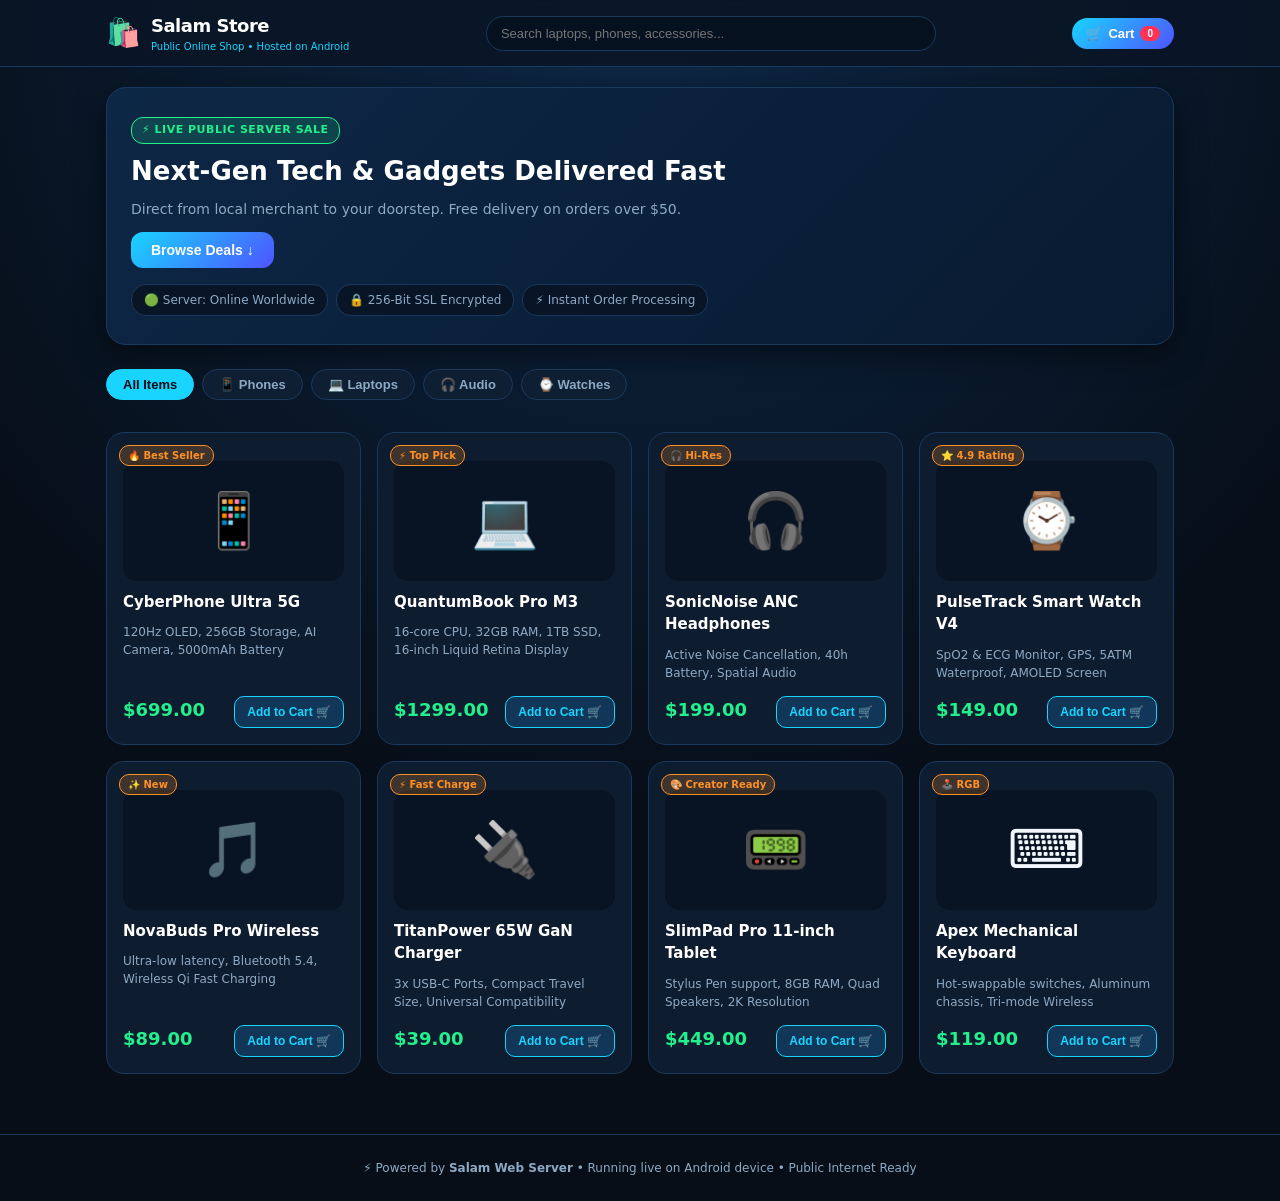
<file: app/src/main/assets/ecommerce/index.html>
<!doctype html>
<html lang="en">
<head>
    <meta charset="utf-8">
    <meta name="viewport" content="width=device-width, initial-scale=1.0">
    <title>Salam Store | Premium E-Commerce</title>
    <link rel="stylesheet" href="style.css">
</head>
<body>
<header>
    <div class="header-container">
        <div class="logo">
            <span class="logo-icon">🛍️</span>
            <div>
                <h1>Salam Store</h1>
                <small>Public Online Shop • Hosted on Android</small>
            </div>
        </div>
        <div class="search-bar">
            <input id="search-input" type="text" placeholder="Search laptops, phones, accessories..." oninput="filterProducts()">
        </div>
        <button class="cart-btn" onclick="toggleCart()">
            🛒 <span class="cart-text">Cart</span>
            <span id="cart-badge" class="badge">0</span>
        </button>
    </div>
</header>

<main>
    <section class="hero-banner">
        <div class="hero-content">
            <span class="tag">⚡ LIVE PUBLIC SERVER SALE</span>
            <h2>Next-Gen Tech & Gadgets Delivered Fast</h2>
            <p>Direct from local merchant to your doorstep. Free delivery on orders over $50.</p>
            <button class="cta-btn" onclick="scrollToProducts()">Browse Deals ↓</button>
        </div>
        <div class="hero-badge-box">
            <div class="pill">🟢 Server: Online Worldwide</div>
            <div class="pill">🔒 256-Bit SSL Encrypted</div>
            <div class="pill">⚡ Instant Order Processing</div>
        </div>
    </section>

    <section class="categories">
        <button class="cat-pill active" onclick="setCategory('all', this)">All Items</button>
        <button class="cat-pill" onclick="setCategory('phones', this)">📱 Phones</button>
        <button class="cat-pill" onclick="setCategory('laptops', this)">💻 Laptops</button>
        <button class="cat-pill" onclick="setCategory('audio', this)">🎧 Audio</button>
        <button class="cat-pill" onclick="setCategory('wearables', this)">⌚ Watches</button>
    </section>

    <section id="products-section" class="products-grid">
        <!-- Injected via JavaScript -->
    </section>
</main>

<div id="cart-modal" class="modal-overlay" onclick="closeCart(event)">
    <div class="modal-card">
        <div class="modal-header">
            <h3>🛍️ Your Shopping Cart</h3>
            <button class="close-btn" onclick="toggleCart()">✕</button>
        </div>
        <div id="cart-items" class="cart-items-list">
            <p class="empty-msg">Your shopping cart is empty.</p>
        </div>
        <div class="cart-footer">
            <div class="total-row">
                <span>Subtotal:</span>
                <b id="cart-total">$0.00</b>
            </div>
            <button id="checkout-btn" class="checkout-btn" onclick="openCheckout()" disabled>Proceed to Checkout →</button>
        </div>
    </div>
</div>

<div id="checkout-modal" class="modal-overlay" onclick="closeCheckout(event)">
    <div class="modal-card checkout-card">
        <div class="modal-header">
            <h3>📦 Order Checkout</h3>
            <button class="close-btn" onclick="toggleCheckout()">✕</button>
        </div>
        <form id="checkout-form" onsubmit="submitOrder(event)">
            <label>Full Name
                <input required id="cust-name" type="text" placeholder="e.g. Abdus Salam">
            </label>
            <label>Phone Number
                <input required id="cust-phone" type="tel" placeholder="e.g. +880 1700 000000">
            </label>
            <label>Delivery Address
                <textarea required id="cust-address" rows="2" placeholder="Street, City, Postal Code"></textarea>
            </label>
            <label>Payment Method
                <select id="cust-payment">
                    <option value="cod">Cash on Delivery</option>
                    <option value="bkash">bKash / Mobile Wallet</option>
                    <option value="card">Credit / Debit Card</option>
                </select>
            </label>
            <div class="order-summary-box">
                <p>Order Total: <b id="checkout-total">$0.00</b></p>
                <small>Order will be processed directly on the host server.</small>
            </div>
            <button type="submit" class="place-order-btn">Confirm & Place Order 🚀</button>
        </form>
    </div>
</div>

<div id="order-success-modal" class="modal-overlay">
    <div class="modal-card success-card">
        <span class="success-icon">🎉</span>
        <h3>Order Placed Successfully!</h3>
        <p id="success-msg">Thank you! Your order has been registered on the server.</p>
        <button class="cta-btn" onclick="resetAfterOrder()">Continue Shopping</button>
    </div>
</div>

<footer>
    <p>⚡ Powered by <b>Salam Web Server</b> • Running live on Android device • Public Internet Ready</p>
</footer>

<script src="app.js"></script>
</body>
</html>
</file>
<file: app/src/main/assets/ecommerce/style.css>
:root {
    --bg: #070e18;
    --card: #0e1c2f;
    --card-border: #1a395c;
    --accent: #19d4ff;
    --accent2: #4e54ff;
    --text: #f0f6fc;
    --muted: #8da9c4;
    --green: #23ef8c;
    --orange: #ff9124;
}

* { box-sizing: border-box; margin: 0; padding: 0; }
body {
    background: radial-gradient(circle at 50% 0%, #0d2847 0%, var(--bg) 60%);
    color: var(--text);
    font-family: system-ui, -apple-system, sans-serif;
    min-height: 100vh;
    line-height: 1.5;
}

header {
    background: rgba(10, 22, 39, 0.92);
    backdrop-filter: blur(12px);
    border-bottom: 1px solid var(--card-border);
    position: sticky;
    top: 0;
    z-index: 100;
}

.header-container {
    max-width: 1100px;
    margin: 0 auto;
    padding: 12px 16px;
    display: flex;
    align-items: center;
    justify-content: space-between;
    gap: 12px;
}

.logo {
    display: flex;
    align-items: center;
    gap: 10px;
}

.logo-icon {
    font-size: 28px;
}

.logo h1 {
    font-size: 18px;
    font-weight: 800;
    color: #fff;
    letter-spacing: -0.5px;
}

.logo small {
    font-size: 10px;
    color: var(--accent);
    display: block;
}

.search-bar {
    flex: 1;
    max-width: 450px;
}

.search-bar input {
    width: 100%;
    padding: 9px 14px;
    border-radius: 20px;
    border: 1px solid var(--card-border);
    background: #061120;
    color: #fff;
    font-size: 13px;
    outline: none;
}

.search-bar input:focus {
    border-color: var(--accent);
    box-shadow: 0 0 10px rgba(25, 212, 255, 0.3);
}

.cart-btn {
    background: linear-gradient(135deg, var(--accent), var(--accent2));
    border: none;
    color: #fff;
    padding: 8px 14px;
    border-radius: 20px;
    font-weight: 700;
    font-size: 13px;
    cursor: pointer;
    display: flex;
    align-items: center;
    gap: 6px;
    transition: transform 0.2s, box-shadow 0.2s;
}

.cart-btn:hover {
    transform: scale(1.04);
    box-shadow: 0 0 16px rgba(78, 84, 255, 0.5);
}

.badge {
    background: #ff3355;
    color: #fff;
    font-size: 10px;
    padding: 2px 7px;
    border-radius: 10px;
    font-weight: 800;
}

main {
    max-width: 1100px;
    margin: 0 auto;
    padding: 20px 16px;
}

.hero-banner {
    background: linear-gradient(135deg, #0d2746 0%, #081a30 100%);
    border: 1px solid var(--card-border);
    border-radius: 20px;
    padding: 28px 24px;
    margin-bottom: 24px;
    box-shadow: 0 10px 30px rgba(0,0,0,0.5);
    display: flex;
    flex-direction: column;
    gap: 16px;
}

.tag {
    display: inline-block;
    background: rgba(35, 239, 140, 0.15);
    color: var(--green);
    border: 1px solid var(--green);
    font-size: 11px;
    font-weight: 800;
    padding: 4px 10px;
    border-radius: 12px;
    letter-spacing: 0.5px;
}

.hero-content h2 {
    font-size: 26px;
    font-weight: 800;
    color: #fff;
    margin: 8px 0;
}

.hero-content p {
    color: var(--muted);
    font-size: 14px;
    max-width: 600px;
}

.cta-btn {
    background: linear-gradient(135deg, var(--accent), var(--accent2));
    color: #fff;
    border: none;
    border-radius: 12px;
    padding: 10px 20px;
    font-weight: 700;
    font-size: 14px;
    cursor: pointer;
    margin-top: 12px;
}

.hero-badge-box {
    display: flex;
    flex-wrap: wrap;
    gap: 8px;
}

.pill {
    background: #071527;
    border: 1px solid var(--card-border);
    padding: 6px 12px;
    border-radius: 15px;
    font-size: 12px;
    color: var(--muted);
}

.categories {
    display: flex;
    gap: 8px;
    overflow-x: auto;
    padding-bottom: 12px;
    margin-bottom: 20px;
}

.cat-pill {
    background: #0e1e33;
    border: 1px solid var(--card-border);
    color: var(--muted);
    padding: 7px 16px;
    border-radius: 18px;
    font-size: 13px;
    font-weight: 600;
    cursor: pointer;
    white-space: nowrap;
    transition: all 0.2s;
}

.cat-pill.active, .cat-pill:hover {
    background: var(--accent);
    color: #030a14;
    border-color: var(--accent);
    font-weight: 700;
}

.products-grid {
    display: grid;
    grid-template-columns: repeat(auto-fill, minmax(220px, 1fr));
    gap: 16px;
}

.product-card {
    background: var(--card);
    border: 1px solid var(--card-border);
    border-radius: 18px;
    padding: 16px;
    display: flex;
    flex-direction: column;
    gap: 10px;
    position: relative;
    transition: transform 0.2s, box-shadow 0.2s;
}

.product-card:hover {
    transform: translateY(-4px);
    box-shadow: 0 8px 24px rgba(0, 0, 0, 0.4);
    border-color: var(--accent);
}

.product-badge {
    position: absolute;
    top: 12px;
    left: 12px;
    background: rgba(255, 145, 36, 0.2);
    color: var(--orange);
    border: 1px solid var(--orange);
    font-size: 10px;
    font-weight: 800;
    padding: 2px 8px;
    border-radius: 10px;
}

.product-thumb {
    height: 120px;
    display: flex;
    align-items: center;
    justify-content: center;
    font-size: 54px;
    background: #081424;
    border-radius: 14px;
    margin-top: 12px;
}

.product-name {
    font-size: 15px;
    font-weight: 700;
    color: #fff;
}

.product-desc {
    font-size: 12px;
    color: var(--muted);
    flex: 1;
}

.price-row {
    display: flex;
    align-items: baseline;
    justify-content: space-between;
    margin-top: 4px;
}

.price {
    font-size: 18px;
    font-weight: 800;
    color: var(--green);
}

.add-btn {
    background: #113658;
    color: var(--accent);
    border: 1px solid var(--accent);
    border-radius: 10px;
    padding: 8px 12px;
    font-weight: 700;
    font-size: 12px;
    cursor: pointer;
    transition: all 0.2s;
}

.add-btn:hover {
    background: var(--accent);
    color: #030a14;
}

/* Modal */
.modal-overlay {
    position: fixed;
    top: 0; left: 0; right: 0; bottom: 0;
    background: rgba(2, 6, 12, 0.85);
    backdrop-filter: blur(8px);
    display: none;
    align-items: center;
    justify-content: center;
    padding: 16px;
    z-index: 200;
}

.modal-overlay.open {
    display: flex;
}

.modal-card {
    background: #0a192c;
    border: 1px solid var(--card-border);
    border-radius: 20px;
    width: 100%;
    max-width: 480px;
    max-height: 85vh;
    display: flex;
    flex-direction: column;
    padding: 20px;
    box-shadow: 0 20px 50px rgba(0,0,0,0.8);
}

.modal-header {
    display: flex;
    justify-content: space-between;
    align-items: center;
    margin-bottom: 14px;
    border-bottom: 1px solid var(--card-border);
    padding-bottom: 10px;
}

.modal-header h3 {
    font-size: 17px;
    color: #fff;
}

.close-btn {
    background: transparent;
    border: none;
    color: var(--muted);
    font-size: 18px;
    cursor: pointer;
}

.cart-items-list {
    flex: 1;
    overflow-y: auto;
    padding-right: 4px;
    max-height: 320px;
}

.cart-row {
    display: flex;
    align-items: center;
    justify-content: space-between;
    padding: 10px 0;
    border-bottom: 1px solid #112842;
    gap: 10px;
}

.cart-info {
    flex: 1;
}

.cart-info b {
    font-size: 13px;
    color: #fff;
    display: block;
}

.cart-info small {
    color: var(--muted);
    font-size: 11px;
}

.qty-controls {
    display: flex;
    align-items: center;
    gap: 6px;
}

.qty-btn {
    background: #112b48;
    border: none;
    color: #fff;
    width: 26px;
    height: 26px;
    border-radius: 6px;
    font-weight: 800;
    cursor: pointer;
}

.cart-footer {
    border-top: 1px solid var(--card-border);
    padding-top: 14px;
    margin-top: 12px;
}

.total-row {
    display: flex;
    justify-content: space-between;
    font-size: 16px;
    margin-bottom: 12px;
}

.total-row b {
    color: var(--green);
}

.checkout-btn, .place-order-btn {
    width: 100%;
    background: linear-gradient(135deg, var(--accent), var(--accent2));
    border: none;
    color: #fff;
    padding: 12px;
    border-radius: 12px;
    font-weight: 800;
    font-size: 14px;
    cursor: pointer;
}

.checkout-btn:disabled {
    opacity: 0.5;
    cursor: not-allowed;
}

/* Checkout Form */
#checkout-form label {
    display: block;
    font-size: 12px;
    color: var(--muted);
    margin-bottom: 10px;
}

#checkout-form input, #checkout-form textarea, #checkout-form select {
    width: 100%;
    margin-top: 4px;
    background: #06111f;
    border: 1px solid var(--card-border);
    border-radius: 10px;
    padding: 9px 12px;
    color: #fff;
    font-size: 13px;
    outline: none;
}

.order-summary-box {
    background: #061221;
    border: 1px solid var(--card-border);
    border-radius: 12px;
    padding: 12px;
    margin: 14px 0;
    text-align: center;
}

.order-summary-box b {
    color: var(--green);
    font-size: 16px;
}

.order-summary-box small {
    display: block;
    color: var(--muted);
    font-size: 11px;
    margin-top: 4px;
}

.success-card {
    text-align: center;
    padding: 30px 20px;
}

.success-icon {
    font-size: 48px;
    margin-bottom: 12px;
    display: block;
}

footer {
    text-align: center;
    padding: 24px 16px;
    color: var(--muted);
    font-size: 12px;
    border-top: 1px solid var(--card-border);
    margin-top: 40px;
}
</file>
